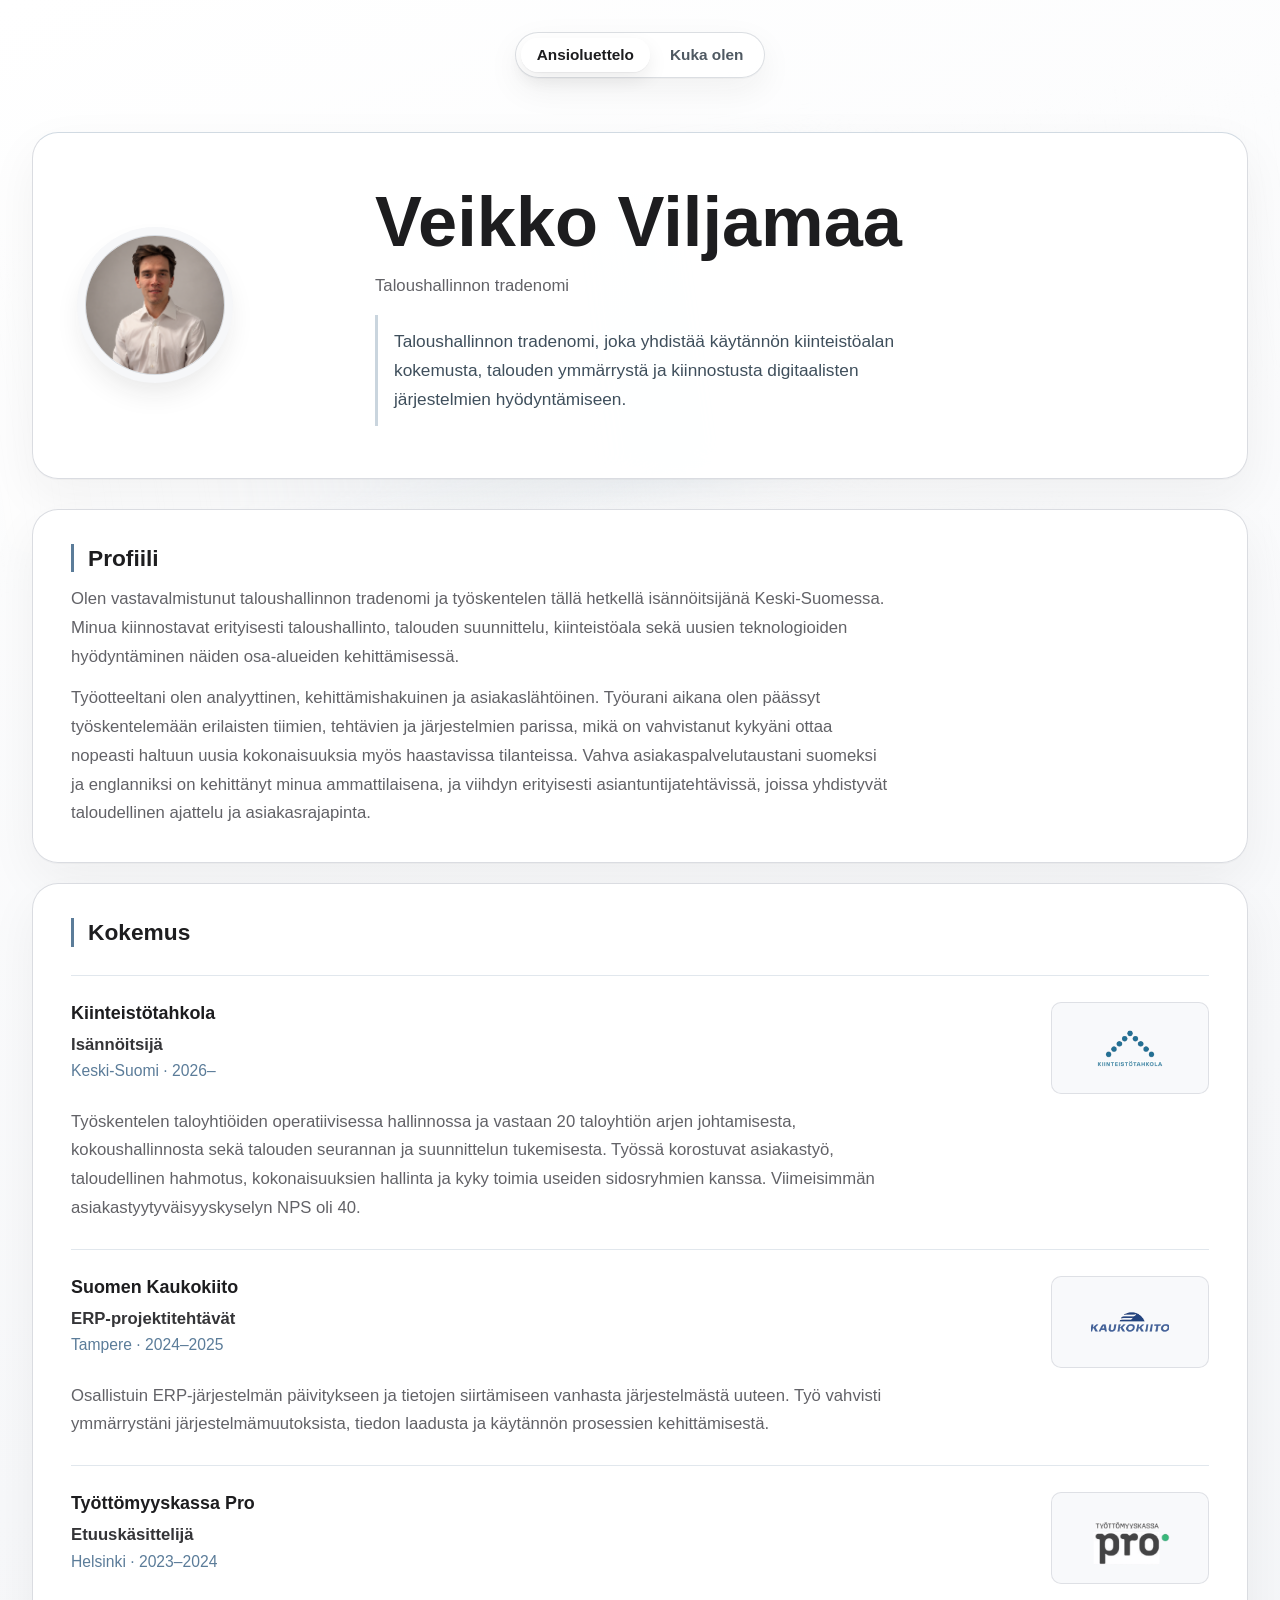
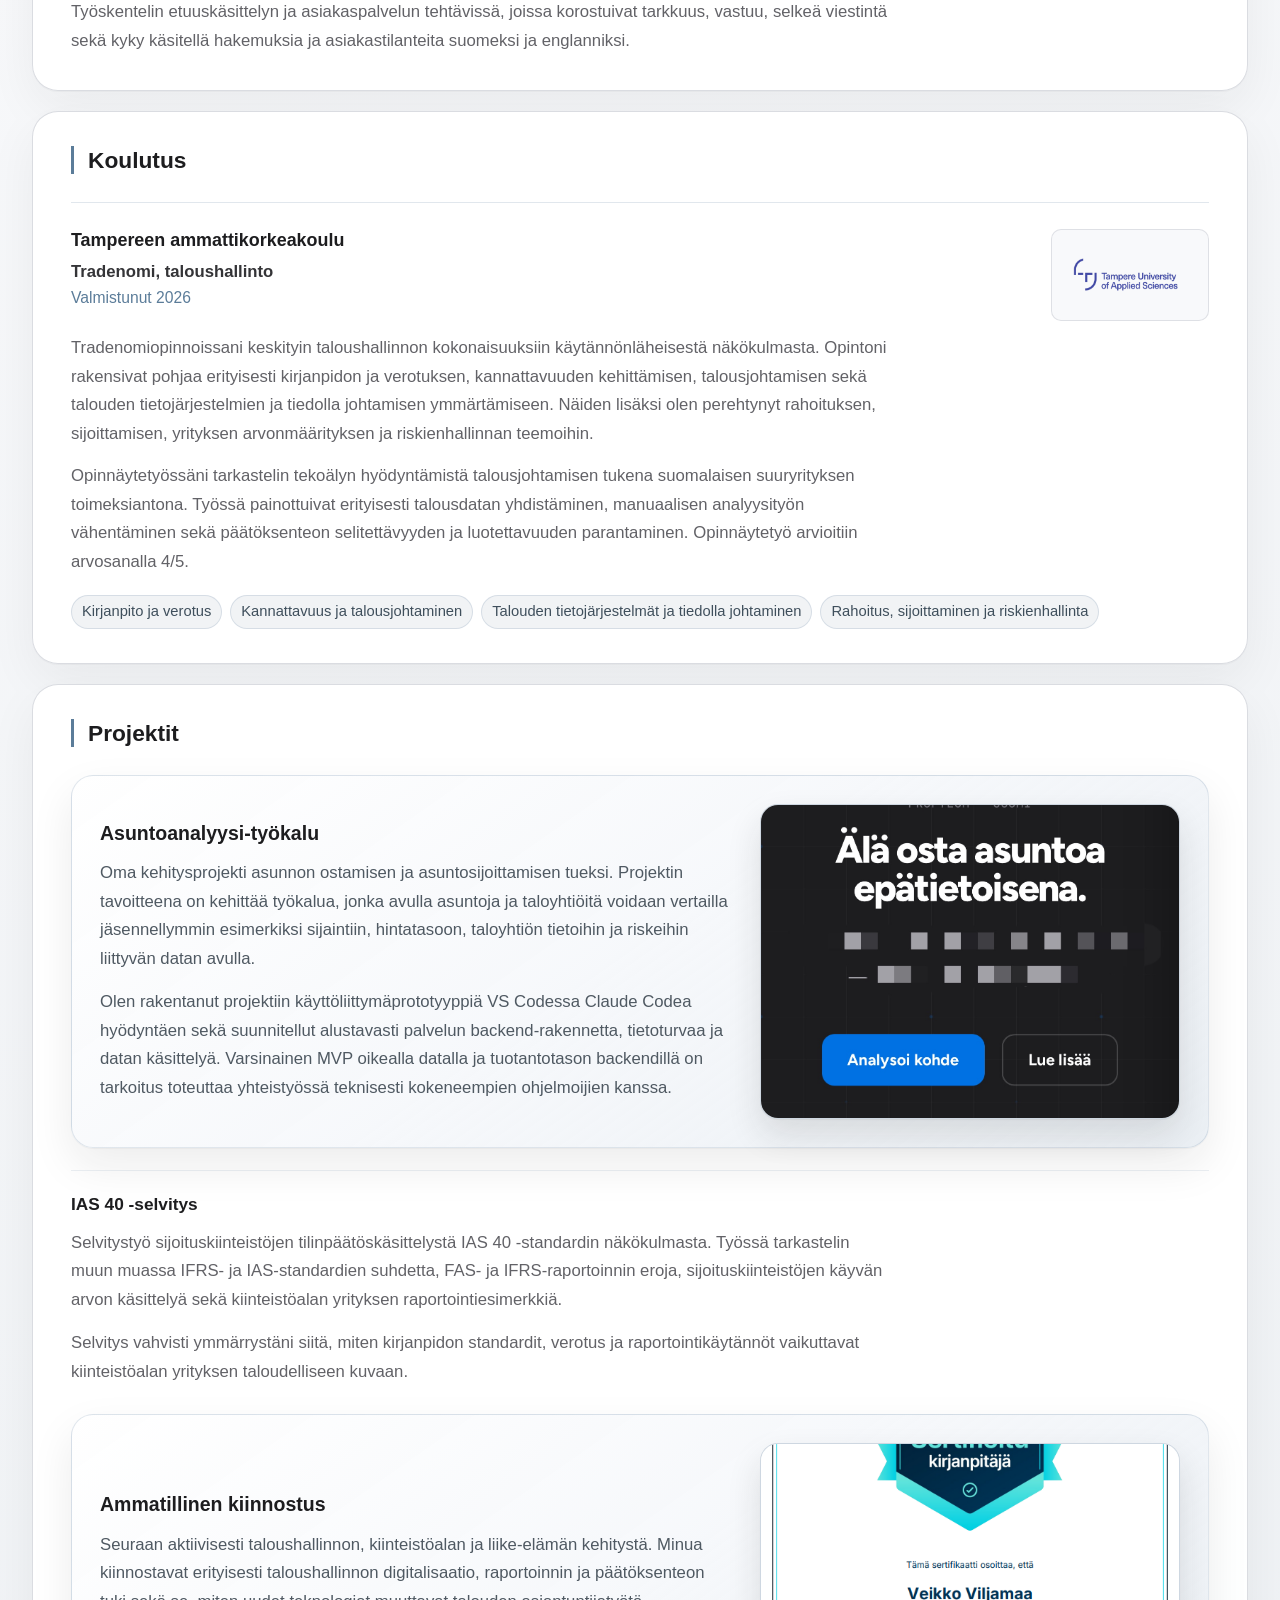
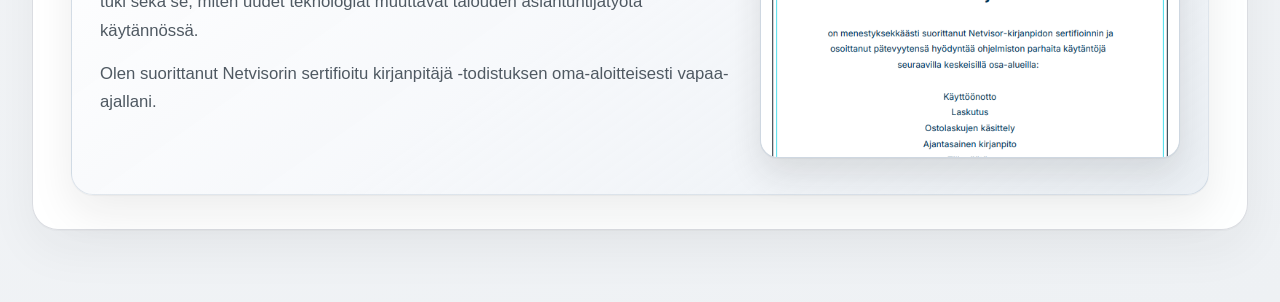
<file: index.html>
﻿<!DOCTYPE html>
<html lang="fi">
<head>
  <meta charset="UTF-8">
  <meta name="viewport" content="width=device-width, initial-scale=1.0">
  <meta name="description" content="Veikko Viljamaa – taloushallinnon tradenomi ja isännöitsijä. Ansioluettelo ja portfolio.">
  <meta name="author" content="Veikko Viljamaa">
  <title>Veikko Viljamaa | Ansioluettelo</title>
  <link rel="stylesheet" href="style.css">
</head>
<body>
  <nav class="site-nav" aria-label="Päänavigaatio">
    <a class="nav-link active" href="index.html" aria-current="page">Ansioluettelo</a>
    <a class="nav-link" href="kuka-olen.html">Kuka olen</a>
  </nav>

  <main class="page">
    <section class="hero" aria-labelledby="hero-title">
      <img class="profile-image" src="assets/profile.png" alt="Veikko Viljamaa">
      <div>
        <h1 id="hero-title">Veikko Viljamaa</h1>
        <p>Taloushallinnon tradenomi</p>
        <p class="hero-summary">Taloushallinnon tradenomi, joka yhdistää käytännön kiinteistöalan kokemusta, talouden ymmärrystä ja kiinnostusta digitaalisten järjestelmien hyödyntämiseen.</p>
      </div>
    </section>

    <section aria-labelledby="profile-heading">
      <h2 id="profile-heading">Profiili</h2>
      <p>Olen vastavalmistunut taloushallinnon tradenomi ja työskentelen tällä hetkellä isännöitsijänä Keski-Suomessa. Minua kiinnostavat erityisesti taloushallinto, talouden suunnittelu, kiinteistöala sekä uusien teknologioiden hyödyntäminen näiden osa-alueiden kehittämisessä.</p>
      <p>Työotteeltani olen analyyttinen, kehittämishakuinen ja asiakaslähtöinen. Työurani aikana olen päässyt työskentelemään erilaisten tiimien, tehtävien ja järjestelmien parissa, mikä on vahvistanut kykyäni ottaa nopeasti haltuun uusia kokonaisuuksia myös haastavissa tilanteissa. Vahva asiakaspalvelutaustani suomeksi ja englanniksi on kehittänyt minua ammattilaisena, ja viihdyn erityisesti asiantuntijatehtävissä, joissa yhdistyvät taloudellinen ajattelu ja asiakasrajapinta.</p>
    </section>

    <section aria-labelledby="experience-heading">
      <h2 id="experience-heading">Kokemus</h2>
      <article class="experience-item">
        <div class="experience-header">
          <div class="entry-details">
            <h3>Kiinteistötahkola</h3>
            <p>Isännöitsijä</p>
            <p>Keski-Suomi · 2026–</p>
          </div>
          <div class="logo-container">
            <img class="company-logo" src="assets/kiinteistotahkola-logo.png" alt="Kiinteistötahkolan logo">
          </div>
        </div>
        <p>Työskentelen taloyhtiöiden operatiivisessa hallinnossa ja vastaan 20 taloyhtiön arjen johtamisesta, kokoushallinnosta sekä talouden seurannan ja suunnittelun tukemisesta. Työssä korostuvat asiakastyö, taloudellinen hahmotus, kokonaisuuksien hallinta ja kyky toimia useiden sidosryhmien kanssa. Viimeisimmän asiakastyytyväisyyskyselyn NPS oli 40.</p>
      </article>
      <article class="experience-item">
        <div class="experience-header">
          <div class="entry-details">
            <h3>Suomen Kaukokiito</h3>
            <p>ERP-projektitehtävät</p>
            <p>Tampere · 2024–2025</p>
          </div>
          <div class="logo-container">
            <img class="company-logo" src="assets/kaukokiito-logo.png" alt="Suomen Kaukokiidon logo">
          </div>
        </div>
        <p>Osallistuin ERP-järjestelmän päivitykseen ja tietojen siirtämiseen vanhasta järjestelmästä uuteen. Työ vahvisti ymmärrystäni järjestelmämuutoksista, tiedon laadusta ja käytännön prosessien kehittämisestä.</p>
      </article>
      <article class="experience-item">
        <div class="experience-header">
          <div class="entry-details">
            <h3>Työttömyyskassa Pro</h3>
            <p>Etuuskäsittelijä</p>
            <p>Helsinki · 2023–2024</p>
          </div>
          <div class="logo-container">
            <img class="company-logo" src="assets/tyottomyyskassa-pro-logo.png" alt="Työttömyyskassa Pron logo">
          </div>
        </div>
        <p>Työskentelin etuuskäsittelyn ja asiakaspalvelun tehtävissä, joissa korostuivat tarkkuus, vastuu, selkeä viestintä sekä kyky käsitellä hakemuksia ja asiakastilanteita suomeksi ja englanniksi.</p>
      </article>
    </section>

    <section aria-labelledby="education-heading">
      <h2 id="education-heading">Koulutus</h2>
      <article>
        <div class="education-header">
          <div class="entry-details">
            <h3>Tampereen ammattikorkeakoulu</h3>
            <p>Tradenomi, taloushallinto</p>
            <p>Valmistunut 2026</p>
          </div>
          <div class="logo-container">
            <img class="company-logo" src="assets/tamk-logo.png" alt="Tampereen ammattikorkeakoulun logo">
          </div>
        </div>
        <p>Tradenomiopinnoissani keskityin taloushallinnon kokonaisuuksiin käytännönläheisestä näkökulmasta. Opintoni rakensivat pohjaa erityisesti kirjanpidon ja verotuksen, kannattavuuden kehittämisen, talousjohtamisen sekä talouden tietojärjestelmien ja tiedolla johtamisen ymmärtämiseen. Näiden lisäksi olen perehtynyt rahoituksen, sijoittamisen, yrityksen arvonmäärityksen ja riskienhallinnan teemoihin.</p>
        <p>Opinnäytetyössäni tarkastelin tekoälyn hyödyntämistä talousjohtamisen tukena suomalaisen suuryrityksen toimeksiantona. Työssä painottuivat erityisesti talousdatan yhdistäminen, manuaalisen analyysityön vähentäminen sekä päätöksenteon selitettävyyden ja luotettavuuden parantaminen. Opinnäytetyö arvioitiin arvosanalla 4/5.</p>
        <ul class="education-highlights">
          <li>Kirjanpito ja verotus</li>
          <li>Kannattavuus ja talousjohtaminen</li>
          <li>Talouden tietojärjestelmät ja tiedolla johtaminen</li>
          <li>Rahoitus, sijoittaminen ja riskienhallinta</li>
        </ul>
      </article>
    </section>

    <section aria-labelledby="projects-heading">
      <h2 id="projects-heading">Projektit</h2>
      <article class="project-item project-item-with-image">
        <div class="project-content">
          <h3>Asuntoanalyysi-työkalu</h3>
          <p>Oma kehitysprojekti asunnon ostamisen ja asuntosijoittamisen tueksi. Projektin tavoitteena on kehittää työkalua, jonka avulla asuntoja ja taloyhtiöitä voidaan vertailla jäsennellymmin esimerkiksi sijaintiin, hintatasoon, taloyhtiön tietoihin ja riskeihin liittyvän datan avulla.</p>
          <p>Olen rakentanut projektiin käyttöliittymäprototyyppiä VS Codessa Claude Codea hyödyntäen sekä suunnitellut alustavasti palvelun backend-rakennetta, tietoturvaa ja datan käsittelyä. Varsinainen MVP oikealla datalla ja tuotantotason backendillä on tarkoitus toteuttaa yhteistyössä teknisesti kokeneempien ohjelmoijien kanssa.</p>
        </div>
        <img class="project-image" src="assets/asuntoanalyysi-ui.jpg" alt="Käyttöliittymäluonnos asuntoanalyysi-työkalusta">
      </article>
      <article class="project-item">
        <h3>IAS 40 -selvitys</h3>
        <p>Selvitystyö sijoituskiinteistöjen tilinpäätöskäsittelystä IAS 40 -standardin näkökulmasta. Työssä tarkastelin muun muassa IFRS- ja IAS-standardien suhdetta, FAS- ja IFRS-raportoinnin eroja, sijoituskiinteistöjen käyvän arvon käsittelyä sekä kiinteistöalan yrityksen raportointiesimerkkiä.</p>
        <p>Selvitys vahvisti ymmärrystäni siitä, miten kirjanpidon standardit, verotus ja raportointikäytännöt vaikuttavat kiinteistöalan yrityksen taloudelliseen kuvaan.</p>
      </article>
      <article class="project-item project-item-with-image">
        <div class="project-content">
          <h3>Ammatillinen kiinnostus</h3>
          <p>Seuraan aktiivisesti taloushallinnon, kiinteistöalan ja liike-elämän kehitystä. Minua kiinnostavat erityisesti taloushallinnon digitalisaatio, raportoinnin ja päätöksenteon tuki sekä se, miten uudet teknologiat muuttavat talouden asiantuntijatyötä käytännössä.</p>
          <p>Olen suorittanut Netvisorin sertifioitu kirjanpitäjä -todistuksen oma-aloitteisesti vapaa-ajallani.</p>
        </div>
        <a href="assets/Kirjanpitajan_sertifikaatti_certificate.pdf" target="_blank" rel="noopener noreferrer">
          <img class="project-image" src="assets/Netvisor-sertifikaatti.png" alt="Netvisorin sertifikaatti">
        </a>
      </article>
    </section>
  </main>

</body>
</html>
</file>
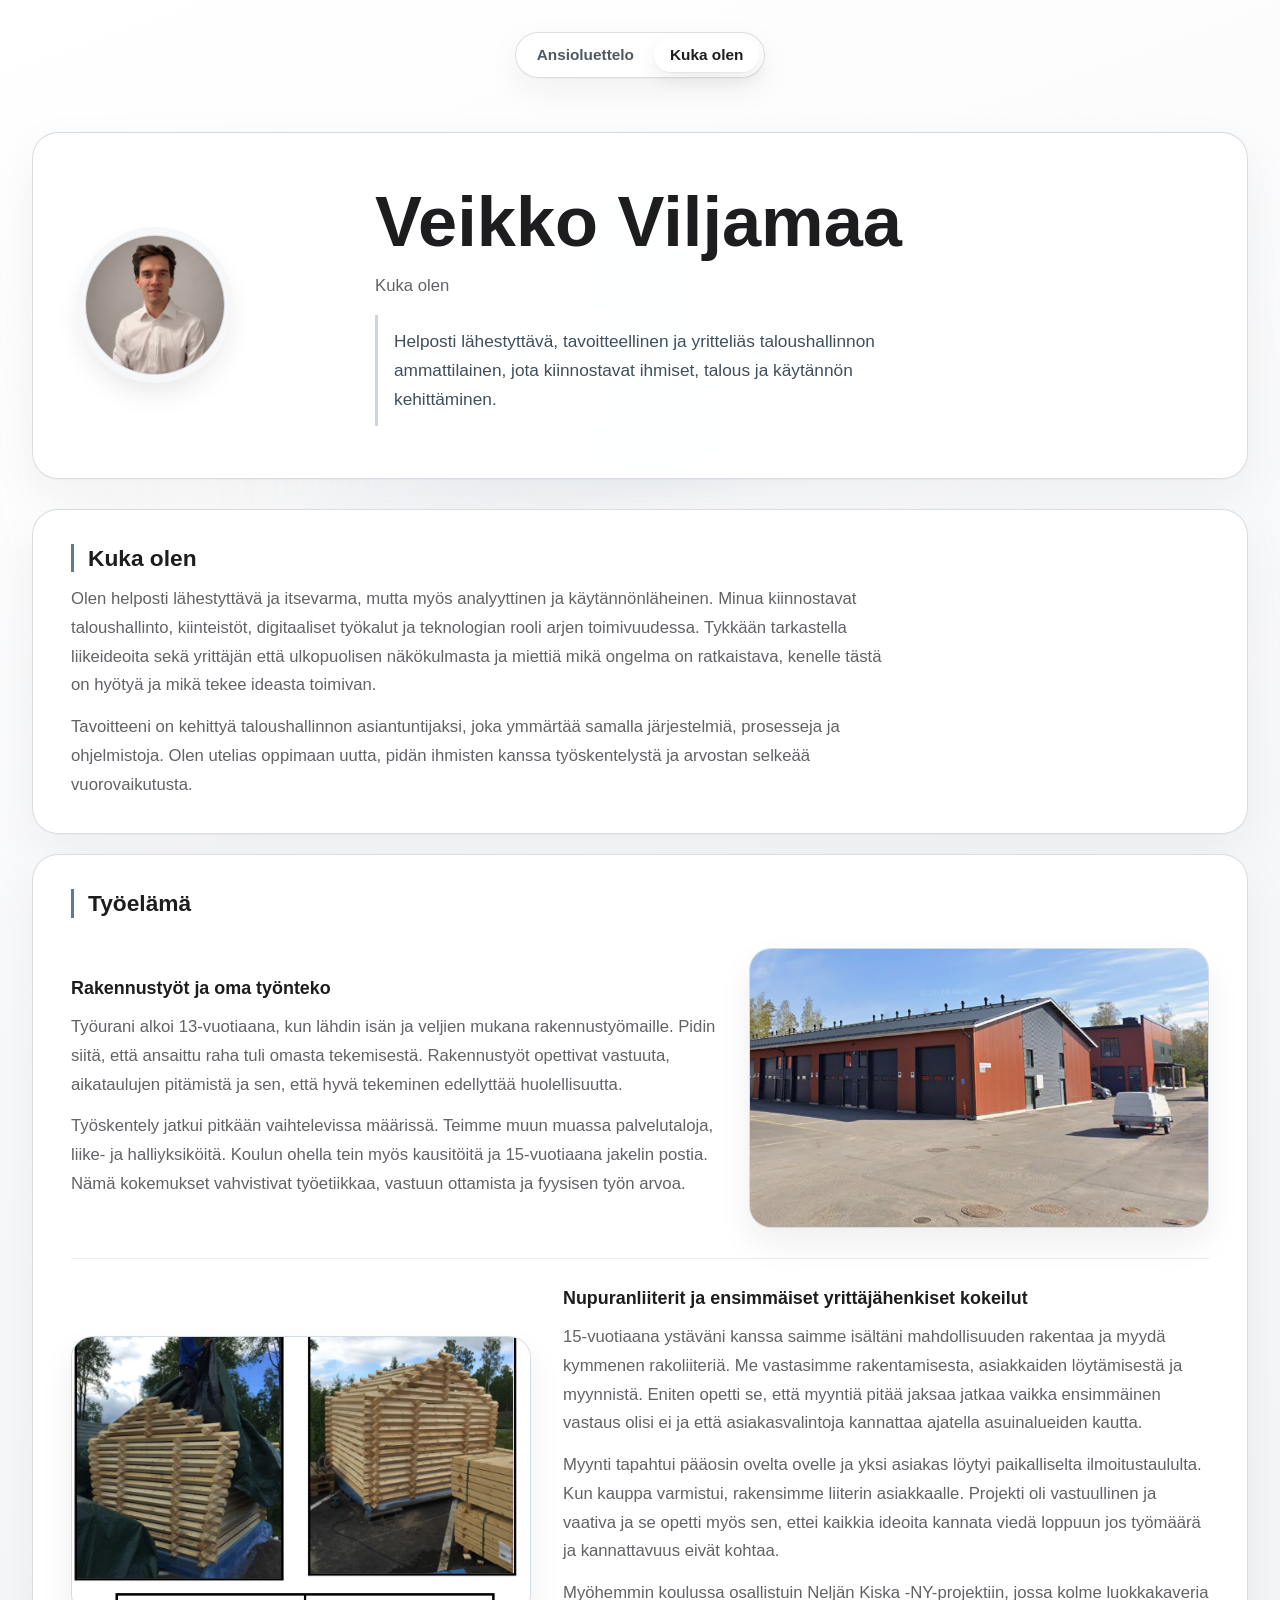
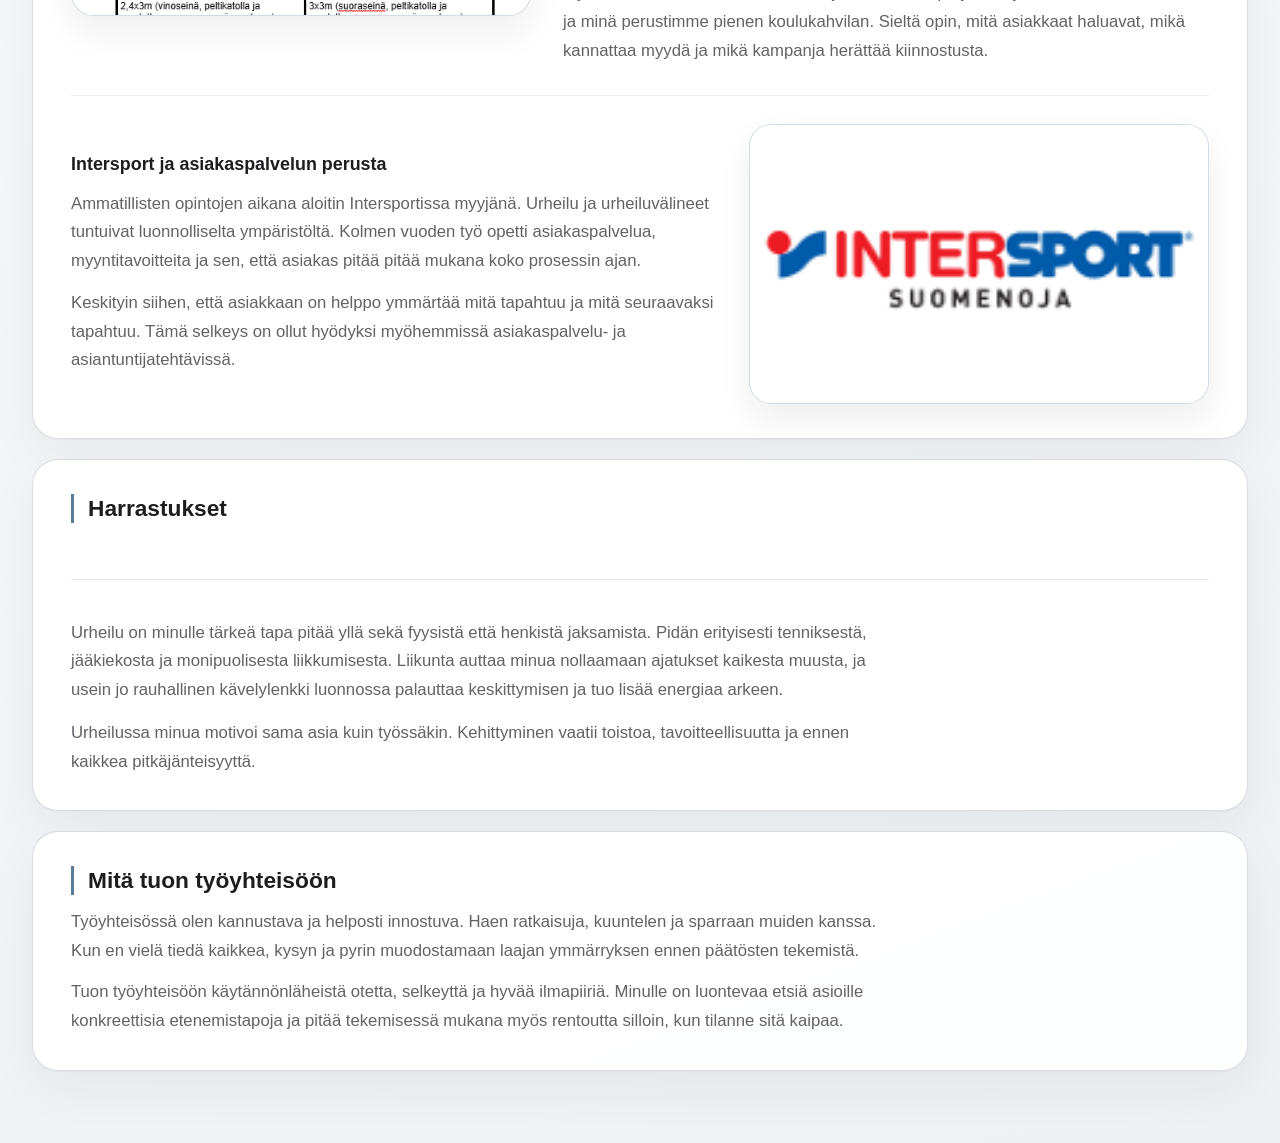
<file: kuka-olen.html>
<!DOCTYPE html>
<html lang="fi">
<head>
  <meta charset="UTF-8">
  <meta name="viewport" content="width=device-width, initial-scale=1.0">
  <title>Veikko Viljamaa | Kuka olen</title>
  <link rel="stylesheet" href="style.css">
</head>
<body>
  <nav class="site-nav" aria-label="Päänavigaatio">
    <a class="nav-link" href="index.html">Ansioluettelo</a>
    <a class="nav-link active" href="kuka-olen.html" aria-current="page">Kuka olen</a>
  </nav>

  <main class="page about-page">
    <section class="hero" aria-labelledby="about-title">
      <img class="profile-image" src="assets/profile.png" alt="Veikko Viljamaa">
      <div>
        <h1 id="about-title">Veikko Viljamaa</h1>
        <p>Kuka olen</p>
        <p class="hero-summary">Helposti lähestyttävä, tavoitteellinen ja yritteliäs taloushallinnon ammattilainen, jota kiinnostavat ihmiset, talous ja käytännön kehittäminen.</p>
      </div>
    </section>

    <section aria-labelledby="who-heading">
      <h2 id="who-heading">Kuka olen</h2>
      <p>Olen helposti lähestyttävä ja itsevarma, mutta myös analyyttinen ja käytännönläheinen. Minua kiinnostavat taloushallinto, kiinteistöt, digitaaliset työkalut ja teknologian rooli arjen toimivuudessa. Tykkään tarkastella liikeideoita sekä yrittäjän että ulkopuolisen näkökulmasta ja miettiä mikä ongelma on ratkaistava, kenelle tästä on hyötyä ja mikä tekee ideasta toimivan.</p>
      <p>Tavoitteeni on kehittyä taloushallinnon asiantuntijaksi, joka ymmärtää samalla järjestelmiä, prosesseja ja ohjelmistoja. Olen utelias oppimaan uutta, pidän ihmisten kanssa työskentelystä ja arvostan selkeää vuorovaikutusta.</p>
    </section>

    <section class="story-section" aria-labelledby="work-life-heading">
      <h2 id="work-life-heading">Työelämä</h2>

      <div class="story-block">
        <div class="story-text">
          <h3>Rakennustyöt ja oma työnteko</h3>
          <p>Työurani alkoi 13-vuotiaana, kun lähdin isän ja veljien mukana rakennustyömaille. Pidin siitä, että ansaittu raha tuli omasta tekemisestä. Rakennustyöt opettivat vastuuta, aikataulujen pitämistä ja sen, että hyvä tekeminen edellyttää huolellisuutta.</p>
          <p>Työskentely jatkui pitkään vaihtelevissa määrissä. Teimme muun muassa palvelutaloja, liike- ja halliyksiköitä. Koulun ohella tein myös kausitöitä ja 15-vuotiaana jakelin postia. Nämä kokemukset vahvistivat työetiikkaa, vastuun ottamista ja fyysisen työn arvoa.</p>
        </div>
        <img class="image-placeholder story-image" src="assets/Rakennustyomaa.png" alt="Rakennustyömaa nuoruuden työkokemuksista">
      </div>

      <div class="story-block story-block-reverse">
        <img class="image-placeholder story-image" src="assets/Rakoliiterit.png" alt="Nupuranliiterit rakoliiteriprojektista">
        <div class="story-text">
          <h3>Nupuranliiterit ja ensimmäiset yrittäjähenkiset kokeilut</h3>
          <p>15-vuotiaana ystäväni kanssa saimme isältäni mahdollisuuden rakentaa ja myydä kymmenen rakoliiteriä. Me vastasimme rakentamisesta, asiakkaiden löytämisestä ja myynnistä. Eniten opetti se, että myyntiä pitää jaksaa jatkaa vaikka ensimmäinen vastaus olisi ei ja että asiakasvalintoja kannattaa ajatella asuinalueiden kautta.</p>
          <p>Myynti tapahtui pääosin ovelta ovelle ja yksi asiakas löytyi paikalliselta ilmoitustaululta. Kun kauppa varmistui, rakensimme liiterin asiakkaalle. Projekti oli vastuullinen ja vaativa ja se opetti myös sen, ettei kaikkia ideoita kannata viedä loppuun jos työmäärä ja kannattavuus eivät kohtaa.</p>
          <p>Myöhemmin koulussa osallistuin Neljän Kiska -NY-projektiin, jossa kolme luokkakaveria ja minä perustimme pienen koulukahvilan. Sieltä opin, mitä asiakkaat haluavat, mikä kannattaa myydä ja mikä kampanja herättää kiinnostusta.</p>
        </div>
      </div>

      <div class="story-block">
        <div class="story-text">
          <h3>Intersport ja asiakaspalvelun perusta</h3>
          <p>Ammatillisten opintojen aikana aloitin Intersportissa myyjänä. Urheilu ja urheiluvälineet tuntuivat luonnolliselta ympäristöltä. Kolmen vuoden työ opetti asiakaspalvelua, myyntitavoitteita ja sen, että asiakas pitää pitää mukana koko prosessin ajan.</p>
          <p>Keskityin siihen, että asiakkaan on helppo ymmärtää mitä tapahtuu ja mitä seuraavaksi tapahtuu. Tämä selkeys on ollut hyödyksi myöhemmissä asiakaspalvelu- ja asiantuntijatehtävissä.</p>
        </div>
        <img class="image-placeholder story-image" src="assets/Intersport.png" alt="Intersport asiakaspalvelu ja myyntityö">
      </div>
    </section>

    <section class="story-section" aria-labelledby="hobbies-heading">
      <h2 id="hobbies-heading">Harrastukset</h2>
      <article>
        <p>Urheilu on minulle tärkeä tapa pitää yllä sekä fyysistä että henkistä jaksamista. Pidän erityisesti tenniksestä, jääkiekosta ja monipuolisesta liikkumisesta. Liikunta auttaa minua nollaamaan ajatukset kaikesta muusta, ja usein jo rauhallinen kävelylenkki luonnossa palauttaa keskittymisen ja tuo lisää energiaa arkeen.</p>
        <p>Urheilussa minua motivoi sama asia kuin työssäkin. Kehittyminen vaatii toistoa, tavoitteellisuutta ja ennen kaikkea pitkäjänteisyyttä.</p>
      </article>
    </section>

    <section aria-labelledby="community-heading">
      <h2 id="community-heading">Mitä tuon työyhteisöön</h2>
      <p>Työyhteisössä olen kannustava ja helposti innostuva. Haen ratkaisuja, kuuntelen ja sparraan muiden kanssa. Kun en vielä tiedä kaikkea, kysyn ja pyrin muodostamaan laajan ymmärryksen ennen päätösten tekemistä.</p>
      <p>Tuon työyhteisöön käytännönläheistä otetta, selkeyttä ja hyvää ilmapiiriä. Minulle on luontevaa etsiä asioille konkreettisia etenemistapoja ja pitää tekemisessä mukana myös rentoutta silloin, kun tilanne sitä kaipaa.</p>
    </section>
  </main>
</body>
</html>
</file>
<file: style.css>
* {
  box-sizing: border-box;
}

body {
  position: relative;
  min-height: 100vh;
  margin: 0;
  font-family: -apple-system, BlinkMacSystemFont, "Segoe UI", sans-serif;
  color: #1d1d1f;
  background:
    linear-gradient(160deg, #ffffff 0%, #f7f8fa 38%, #eef1f4 100%);
  line-height: 1.6;
  text-rendering: optimizeLegibility;
  isolation: isolate;
  overflow-x: hidden;
}

body::before {
  content: "";
  position: fixed;
  width: 135vw;
  height: 320px;
  top: 180px;
  left: -22vw;
  z-index: 0;
  pointer-events: none;
  opacity: 0.55;
  background:
    linear-gradient(90deg,
      rgba(255, 255, 255, 0) 0%,
      rgba(255, 255, 255, 0.82) 28%,
      rgba(228, 234, 240, 0.62) 43%,
      rgba(180, 200, 215, 0.35) 55%,
      rgba(255, 255, 255, 0.78) 68%,
      rgba(255, 255, 255, 0) 100%);
  border-radius: 999px;
  filter: blur(18px);
  transform: translate3d(0, 0, 0) rotate(-8deg);
  animation: silver-ribbon-shift 36s ease-in-out infinite alternate;
}

body::after {
  content: "";
  position: fixed;
  width: 78vw;
  height: 220px;
  top: 520px;
  right: -18vw;
  z-index: 0;
  pointer-events: none;
  opacity: 0.28;
  background:
    linear-gradient(90deg,
      rgba(255, 255, 255, 0) 0%,
      rgba(232, 238, 244, 0.64) 42%,
      rgba(255, 255, 255, 0.7) 58%,
      rgba(255, 255, 255, 0) 100%);
  border-radius: 999px;
  filter: blur(16px);
  transform: translate3d(0, 0, 0) rotate(-8deg);
  animation: silver-ribbon-glow-shift 40s ease-in-out infinite alternate;
}

.page {
  position: relative;
  z-index: 1;
  width: min(1240px, calc(100% - 64px));
  margin: 0 auto;
  padding: 34px 0 72px;
  background: transparent;
}

.site-nav {
  position: relative;
  z-index: 1;
  display: flex;
  justify-content: center;
  gap: 4px;
  width: fit-content;
  max-width: calc(100% - 32px);
  margin: 32px auto 0;
  padding: 5px;
  background: rgba(255, 255, 255, 0.72);
  border: 1px solid rgba(214, 217, 222, 0.86);
  border-radius: 999px;
  box-shadow:
    0 1px 1px rgba(29, 29, 31, 0.03),
    0 12px 34px rgba(29, 29, 31, 0.06);
  backdrop-filter: blur(14px);
}

.nav-link {
  display: inline-flex;
  align-items: center;
  justify-content: center;
  min-height: 34px;
  padding: 6px 16px;
  color: #4f5962;
  font-size: 0.96rem;
  font-weight: 560;
  line-height: 1.2;
  text-align: center;
  text-decoration: none;
  border-radius: 999px;
}

.nav-link.active {
  color: #1d1d1f;
  background: rgba(255, 255, 255, 0.96);
  box-shadow:
    0 1px 1px rgba(29, 29, 31, 0.05),
    0 8px 20px rgba(29, 29, 31, 0.08);
}

.nav-link:focus-visible {
  outline: 2px solid #5B7C99;
  outline-offset: 2px;
}

@keyframes silver-ribbon-shift {
  from {
    transform: translate3d(-1.2%, -0.5%, 0) rotate(-8deg);
  }

  to {
    transform: translate3d(1.4%, 0.8%, 0) rotate(-7deg);
  }
}

@keyframes silver-ribbon-glow-shift {
  from {
    transform: translate3d(0.8%, 0, 0) rotate(-8deg);
  }

  to {
    transform: translate3d(-1%, 0.8%, 0) rotate(-9deg);
  }
}

.hero,
section {
  position: relative;
  z-index: 1;
  background: rgba(255, 255, 255, 0.94);
  border: 1px solid rgba(214, 217, 222, 0.9);
  border-radius: 26px;
  box-shadow:
    0 1px 1px rgba(29, 29, 31, 0.03),
    0 18px 50px rgba(29, 29, 31, 0.055);
}

.hero {
  display: flex;
  align-items: center;
  justify-content: space-between;
  gap: 36px;
  margin-bottom: 30px;
  padding: 52px;
  border-top-color: rgba(91, 124, 153, 0.28);
}

.hero > div {
  flex: 1 1 auto;
  max-width: 820px;
}

.story-section {
  display: grid;
  gap: 28px;
}

.story-block {
  display: grid;
  grid-template-columns: minmax(0, 1fr) minmax(320px, 460px);
  align-items: center;
  gap: 32px;
  margin-top: 2px;
  padding-top: 28px;
  border-top: 1px solid rgba(91, 124, 153, 0.12);
}

.story-block:first-of-type {
  padding-top: 0;
  border-top: 0;
}

.story-block-reverse {
  grid-template-columns: minmax(320px, 460px) minmax(0, 1fr);
}

.story-text {
  min-width: 0;
}

.story-text p {
  max-width: 760px;
}

.image-placeholder {
  display: flex;
  align-items: center;
  justify-content: center;
  min-height: 280px;
  padding: 28px;
  color: #667480;
  font-size: 0.98rem;
  font-weight: 560;
  line-height: 1.45;
  text-align: center;
  background:
    linear-gradient(145deg, rgba(255, 255, 255, 0.82) 0%, rgba(242, 245, 248, 0.96) 45%, rgba(226, 233, 239, 0.82) 100%);
  border: 1px solid rgba(180, 193, 205, 0.45);
  border-radius: 22px;
  box-shadow:
    inset 0 1px 0 rgba(255, 255, 255, 0.86),
    0 16px 34px rgba(29, 29, 31, 0.07);
}

.image-placeholder span {
  max-width: 220px;
}

.story-image {
  display: block;
  width: 100%;
  height: 280px;
  min-height: 280px;
  padding: 0;
  object-fit: cover;
  background: #edf1f5;
  border-radius: 22px;
  overflow: hidden;
  aspect-ratio: 16 / 10;
}

.hero-summary {
  max-width: 58ch;
  margin-top: 14px;
  padding: 12px 0 12px 16px;
  color: #3f4f5c;
  font-size: 1.08rem;
  line-height: 1.68;
  border-left: 3px solid rgba(91, 124, 153, 0.32);
}

.profile-image {
  flex: 0 0 auto;
  width: 140px;
  height: 140px;
  border-radius: 50%;
  object-fit: cover;
  background: #eef0f3;
  border: 1px solid #d7dbe0;
  box-shadow:
    0 0 0 8px #f6f7f9,
    0 14px 30px rgba(29, 29, 31, 0.12);
}

h1,
h2,
h3,
p {
  margin: 0;
}

h1 {
  font-size: clamp(2.35rem, 7vw, 4.4rem);
  font-weight: 750;
  line-height: 1.05;
  letter-spacing: 0;
}

p {
  max-width: 78ch;
  margin-top: 13px;
  color: #626267;
  font-size: 1.045rem;
  line-height: 1.72;
}

section {
  margin-top: 20px;
  padding: 34px 38px;
}

section > p,
article > p,
.project-content p {
  max-width: 820px;
}

h2 {
  color: #1d1d1f;
  font-size: 1.42rem;
  font-weight: 680;
  letter-spacing: 0;
  line-height: 1.25;
  padding-left: 14px;
  border-left: 3px solid #5B7C99;
}

h3 {
  color: #1d1d1f;
  font-size: 1.12rem;
  font-weight: 680;
  line-height: 1.3;
}

article {
  margin-top: 26px;
  padding-top: 26px;
  border-top: 1px solid rgba(91, 124, 153, 0.18);
}

article:first-of-type {
  margin-top: 28px;
}

.entry-details p:first-of-type {
  margin-top: 8px;
  color: #343437;
  font-weight: 560;
  line-height: 1.45;
}

.entry-details p:nth-of-type(2) {
  color: #5B7C99;
  font-size: 0.98rem;
  margin-top: 3px;
  font-weight: 400;
  line-height: 1.45;
}

article p:last-child {
  margin-top: 14px;
}

.experience-header,
.education-header {
  display: flex;
  align-items: flex-start;
  justify-content: space-between;
  gap: 24px;
}

.entry-details {
  min-width: 0;
}

.logo-container {
  flex: 0 0 158px;
  width: 158px;
  height: 92px;
  display: flex;
  align-items: center;
  justify-content: center;
  padding: 10px 12px;
  background: #f8f9fb;
  border: 1px solid rgba(214, 217, 222, 0.75);
  border-radius: 10px;
}

.company-logo {
  flex: 0 0 auto;
  max-width: 100%;
  max-height: 72px;
  object-fit: contain;
  opacity: 0.86;
}

.education-highlights {
  display: flex;
  flex-wrap: wrap;
  gap: 8px;
  margin: 18px 0 0;
  padding: 0;
  list-style: none;
}

.education-highlights li {
  padding: 6px 10px;
  color: #3f4f5c;
  font-size: 0.92rem;
  line-height: 1.35;
  background: #f1f3f5;
  border: 1px solid rgba(91, 124, 153, 0.18);
  border-radius: 999px;
}

.project-item-with-image {
  display: grid;
  grid-template-columns: minmax(0, 1fr) 240px;
  align-items: start;
  gap: 24px;
}

.project-content {
  min-width: 0;
}

.project-image {
  width: 100%;
  aspect-ratio: 4 / 3;
  object-fit: cover;
  border-radius: 14px;
  border: 1px solid rgba(214, 217, 222, 0.85);
  background: #f8f9fb;
  box-shadow: 0 12px 28px rgba(29, 29, 31, 0.08);
}

section[aria-labelledby="projects-heading"] .project-item-with-image {
  grid-template-columns: minmax(0, 1fr) minmax(320px, 420px);
  align-items: center;
  gap: 30px;
  margin-top: 28px;
  padding: 28px;
  border: 1px solid rgba(91, 124, 153, 0.18);
  border-radius: 22px;
  background:
    linear-gradient(145deg, rgba(255, 255, 255, 0.98) 0%, rgba(246, 248, 251, 0.96) 48%, rgba(229, 235, 241, 0.78) 100%);
  box-shadow:
    0 1px 1px rgba(29, 29, 31, 0.04),
    0 18px 44px rgba(29, 29, 31, 0.08);
}

section[aria-labelledby="projects-heading"] .project-item-with-image h3 {
  font-size: 1.22rem;
}

section[aria-labelledby="projects-heading"] .project-item-with-image p {
  color: #4f5962;
}

section[aria-labelledby="projects-heading"] .project-image {
  border-radius: 18px;
  border-color: rgba(91, 124, 153, 0.22);
  background: #eef1f4;
  box-shadow:
    0 1px 1px rgba(29, 29, 31, 0.04),
    0 16px 34px rgba(29, 29, 31, 0.12);
}

section[aria-labelledby="projects-heading"] .project-item:not(.project-item-with-image) {
  margin-top: 22px;
  padding-top: 22px;
  border-top-color: rgba(91, 124, 153, 0.12);
}

section[aria-labelledby="projects-heading"] .project-item:not(.project-item-with-image) h3 {
  font-size: 1.08rem;
}

@media (max-width: 820px) {
  .site-nav {
    max-width: calc(100% - 24px);
  }

  .hero {
    padding: 42px 32px;
    gap: 28px;
  }

  .experience-header,
  .education-header {
    flex-direction: column-reverse;
    align-items: flex-start;
    gap: 14px;
  }

  .logo-container {
    flex-basis: 146px;
    width: 146px;
    height: 84px;
  }

  .company-logo {
    max-height: 66px;
  }

  .project-item-with-image,
  .story-block,
  .story-block-reverse {
    grid-template-columns: 1fr;
    gap: 18px;
  }

  .project-image {
    max-width: 100%;
  }

  .story-image {
    height: 240px;
    min-height: 240px;
  }
}

@media (max-width: 640px) {
  .site-nav {
    margin-top: 18px;
  }

  .nav-link {
    min-height: 32px;
    padding: 6px 12px;
    font-size: 0.92rem;
  }

  .page {
    width: min(100% - 24px, 1000px);
    padding: 18px 0 28px;
  }

  .hero {
    align-items: flex-start;
    flex-direction: column;
    gap: 24px;
    padding: 30px 24px;
  }

  .profile-image {
    width: 112px;
    height: 112px;
    box-shadow:
      0 0 0 6px #f6f7f9,
      0 10px 24px rgba(29, 29, 31, 0.11);
  }

  section {
    padding: 26px 24px;
  }

  .story-section {
    gap: 22px;
  }

  .story-block,
  .story-block-reverse {
    grid-template-columns: 1fr;
    gap: 18px;
    padding-top: 22px;
  }

  .story-block-reverse .image-placeholder {
    order: 2;
  }

  .story-block-reverse .story-text {
    order: 1;
  }

  .image-placeholder {
    min-height: 210px;
    padding: 22px;
    border-radius: 18px;
  }

  .story-image {
    height: 220px;
    min-height: 220px;
    aspect-ratio: 16 / 10;
  }

  h1 {
    font-size: clamp(2.1rem, 11vw, 3.2rem);
  }

  p {
    font-size: 1rem;
    line-height: 1.68;
  }

  article,
  article:first-of-type {
    margin-top: 22px;
    padding-top: 22px;
  }

  .experience-header,
  .education-header {
    flex-direction: column-reverse;
    gap: 14px;
  }

  .logo-container {
    flex-basis: 135px;
    width: 135px;
    height: 78px;
  }

  .company-logo {
    max-height: 58px;
  }

  .project-item-with-image {
    grid-template-columns: 1fr;
    gap: 18px;
  }

  .project-image {
    max-width: 320px;
  }

  section[aria-labelledby="projects-heading"] .project-item-with-image {
    grid-template-columns: 1fr;
    gap: 20px;
    padding: 22px;
    border-radius: 20px;
  }

  section[aria-labelledby="projects-heading"] .project-image {
    max-width: 100%;
  }
}

@media (prefers-reduced-motion: reduce) {
  body::before,
  body::after {
    animation: none;
  }

  body::before {
    transform: translate3d(0, 0, 0) rotate(-8deg);
  }

  body::after {
    transform: translate3d(0, 0, 0) rotate(-8deg);
  }
}
</file>
